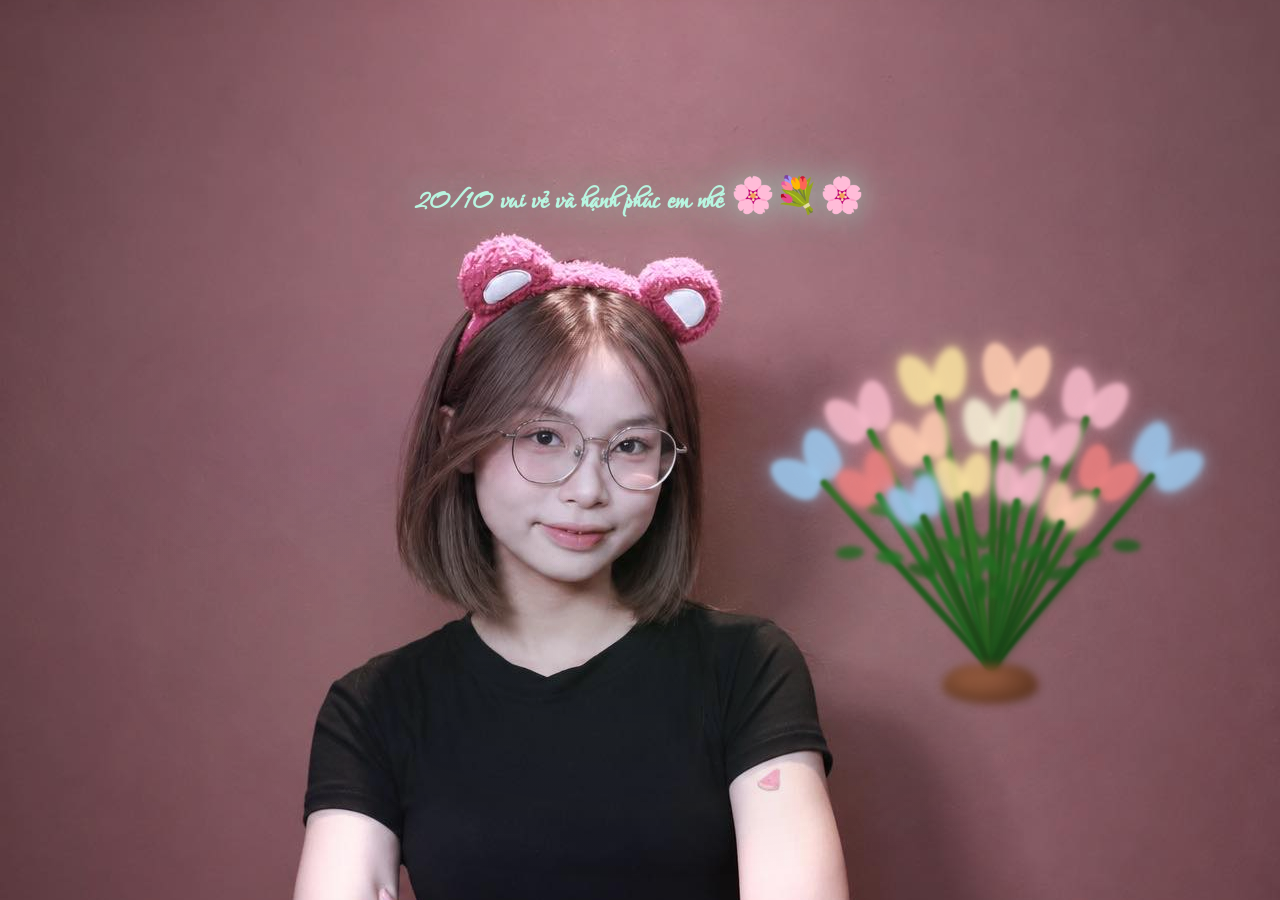
<file: index1.html>
<!DOCTYPE html>
<html lang="vi">

<head>
  <meta charset="UTF-8">
  <meta http-equiv="X-UA-Compatible" content="IE=edge">
  <meta name="viewport" content="width=device-width, initial-scale=1.0">
  <title>Hoa Nở Trong Đêm Huyền Diệu</title>
  <link href="https://fonts.googleapis.com/css2?family=Lovers+Quarrel&display=swap" rel="stylesheet">
  <style>
    *,
    *::before,
    *::after {
      margin: 0;
      padding: 0;
      box-sizing: border-box;
    }

    body {
      background: #070709 url('download.jpg') no-repeat center center fixed;
      min-height: 100vh;
      display: flex;
      flex-direction: column;
      align-items: center;
      justify-content: center;
      overflow: hidden;
    }

    /* Subtle background glow */
    body::before {
      content: '';
      position: fixed;
      inset: 0;
      background:
        radial-gradient(ellipse 60% 40% at 50% 70%, rgba(40, 80, 30, 0.12) 0%, transparent 70%),
        radial-gradient(ellipse 40% 30% at 30% 50%, rgba(60, 30, 80, 0.08) 0%, transparent 60%);
      pointer-events: none;
    }

    .page-title {
      font-family: 'Lovers Quarrel', cursive;
      color: #b8f5e0;
      font-size: clamp(1.4rem, 4vw, 2.2rem);
      margin-bottom: 1.8rem;
      text-align: center;
      padding: 0 1.2rem;
      text-shadow: 0 0 30px rgba(162, 247, 219, 0.55),
        0 0 70px rgba(162, 247, 219, 0.2);
      animation: titlePulse 4s ease-in-out infinite alternate;
      letter-spacing: 0.02em;
    }

    @keyframes titlePulse {
      from {
        text-shadow: 0 0 20px rgba(162, 247, 219, 0.4);
        opacity: 0.9;
      }

      to {
        text-shadow: 0 0 50px rgba(162, 247, 219, 0.75), 0 0 100px rgba(162, 247, 219, 0.25);
        opacity: 1;
      }
    }

    /* ======== BOUQUET ======== */
    .bouquet-wrap {
      position: relative;
      left: 350px;
      /* Thêm dòng này: Đẩy thẻ sang phải 50px so với vị trí gốc */
      width: 340px;
      height: 440px;
      overflow: visible;
      animation: appear 1.2s ease-out both, sway 5s 1.5s ease-in-out infinite;
    }

    @keyframes appear {
      from {
        opacity: 0;
        transform: translateY(30px) scale(0.92);
      }

      to {
        opacity: 1;
        transform: translateY(0) scale(1);
      }
    }

    @keyframes sway {

      0%,
      100% {
        transform: rotate(-0.8deg);
      }

      50% {
        transform: rotate(0.8deg);
      }
    }

    /* Each flower: anchored at bottom-center, rotated outward */
    .fl {
      position: absolute;
      bottom: 58px;
      left: 50%;
      transform-origin: bottom center;
      display: flex;
      flex-direction: column;
      align-items: center;
    }

    /* Two tulip petals side by side */
    .fl-head {
      display: flex;
      align-items: flex-end;
      margin-bottom: -3px;
      position: relative;
    }

    .fl-p {
      border-radius: 52% 52% 38% 38% / 62% 62% 38% 38%;
      flex-shrink: 0;
    }

    .fl-p.L {
      transform-origin: bottom right;
      transform: rotate(-20deg) translateX(9px);
    }

    .fl-p.R {
      transform-origin: bottom left;
      transform: rotate(20deg) translateX(-9px);
    }

    /* Stem */
    .fl-stem {
      width: 7px;
      border-radius: 4px;
      flex-shrink: 0;
      position: relative;
    }

    /* Leaf */
    .fl-lf {
      position: absolute;
      border-radius: 50%;
      filter: blur(2px);
      opacity: 0.82;
    }

    /* Brown wrapper / knot */
    .bq-knot {
      position: absolute;
      bottom: 22px;
      left: 50%;
      transform: translateX(-50%);
      width: 96px;
      height: 40px;
      background: radial-gradient(ellipse at 40% 35%, #8b5230 20%, #4e2810 80%);
      border-radius: 38% 38% 52% 52% / 55% 55% 45% 45%;
      filter: blur(4.5px);
      opacity: 0.82;
      z-index: 250;
    }
  </style>
</head>

<body>

  <h1 class="page-title">20/10 vui vẻ và hạnh phúc em nhé 🌸💐🌸</h1>
  <br>
  <br>
  <div class="bouquet-wrap" id="bq">
    <div class="bq-knot"></div>
  </div>

  <script>
    // Flower definitions
    // rot  : rotation angle (negative = left, positive = right)
    // h    : stem height in px
    // c    : main petal color
    // s    : scale multiplier for petal size
    // row  : 'back' | 'mid' | 'front'  (for z-index ordering)
    const FLOWERS = [
      // ── back row (tallest) ──────────────────────────────────────
      { rot: -42, h: 252, c: '#9CC6EA', s: 1.12 },   // blue   far-left
      { rot: -27, h: 268, c: '#F4B8C8', s: 1.06 },   // pink
      { rot: -11, h: 278, c: '#F7DFA0', s: 1.10 },   // yellow center-left
      { rot: 5, h: 280, c: '#FCCAB0', s: 1.10 },   // peach  center-right
      { rot: 21, h: 270, c: '#F4B8C8', s: 1.06 },   // pink
      { rot: 40, h: 254, c: '#9CC6EA', s: 1.12 },   // blue   far-right

      // ── middle row ───────────────────────────────────────────────
      { rot: -33, h: 208, c: '#E88080', s: 0.96 },   // coral  left
      { rot: -17, h: 222, c: '#FCCAB0', s: 1.00 },   // peach
      { rot: 1, h: 228, c: '#F5EDD5', s: 1.02 },   // cream  center
      { rot: 15, h: 220, c: '#F4B8C8', s: 0.98 },   // pink
      { rot: 31, h: 210, c: '#E88080', s: 0.96 },   // coral  right

      // ── front row (shortest) ────────────────────────────────────
      { rot: -24, h: 168, c: '#9CC6EA', s: 0.90 },   // blue
      { rot: -8, h: 178, c: '#F7DFA0', s: 0.92 },   // yellow
      { rot: 9, h: 172, c: '#F4B8C8', s: 0.88 },   // pink
      { rot: 26, h: 165, c: '#FCCAB0', s: 0.86 },   // peach
    ];

    const bq = document.getElementById('bq');

    FLOWERS.forEach(f => {
      const pw = Math.round(31 * f.s);  // petal width
      const ph = Math.round(48 * f.s);  // petal height

      // Randomised green tones for organic look
      const sHue = 115 + (Math.random() - 0.5) * 12;
      const sLit = 19 + Math.random() * 8;
      const stemTop = `hsl(${sHue},52%,${sLit + 5}%)`;
      const stemBottom = `hsl(${sHue},50%,${sLit - 3}%)`;
      const leafCol = `hsl(${sHue + 3},54%,${sLit + 3}%)`;

      // Leaf alternation (mirror based on lean direction)
      const lean = f.rot >= 0 ? 1 : -1;
      const lf1T = Math.round(f.h * 0.26);
      const lf2T = Math.round(f.h * 0.52);
      const lf1L = lean > 0 ? (pw / 2 - 2) : (-pw / 2 - 20);
      const lf2L = lean > 0 ? (-pw / 2 - 20) : (pw / 2 - 2);
      const lf1R = lean > 0 ? -38 : 38;
      const lf2R = lean > 0 ? 38 : -38;

      // Z-index: shorter stems (front) render on top
      const zIdx = Math.round(140 - f.h / 3);

      // Soft glow matching petal color
      const glow = `0 0 ${Math.round(pw * 0.45)}px ${Math.round(pw * 0.18)}px ${f.c}55`;
      const blurAmt = 2.6 + Math.random() * 0.8; // slight variation

      const el = document.createElement('div');
      el.className = 'fl';
      el.style.cssText = `transform:translateX(-50%) rotate(${f.rot}deg); z-index:${zIdx};`;

      el.innerHTML = `
        <div class="fl-head">
          <div class="fl-p L" style="
            width:${pw}px; height:${ph}px;
            background:${f.c};
            filter:blur(${blurAmt}px);
            box-shadow:${glow};
            opacity:0.9;
          "></div>
          <div class="fl-p R" style="
            width:${pw}px; height:${ph}px;
            background:${f.c};
            filter:blur(${blurAmt}px);
            box-shadow:${glow};
            opacity:0.9;
          "></div>
        </div>
        <div class="fl-stem" style="
          height:${f.h}px;
          background:linear-gradient(to bottom, ${stemTop}, ${stemBottom});
          filter:blur(1.8px);
          box-shadow:2px 0 7px rgba(20,70,20,0.35);
        ">
          <div class="fl-lf" style="
            width:28px; height:13px;
            top:${lf1T}px; left:${lf1L}px;
            background:${leafCol};
            transform:rotate(${lf1R}deg);
          "></div>
          <div class="fl-lf" style="
            width:26px; height:12px;
            top:${lf2T}px; left:${lf2L}px;
            background:${leafCol};
            transform:rotate(${lf2R}deg);
          "></div>
        </div>
      `;

      bq.insertBefore(el, bq.querySelector('.bq-knot'));
    });
  </script>
</body>

</html>
</file>
